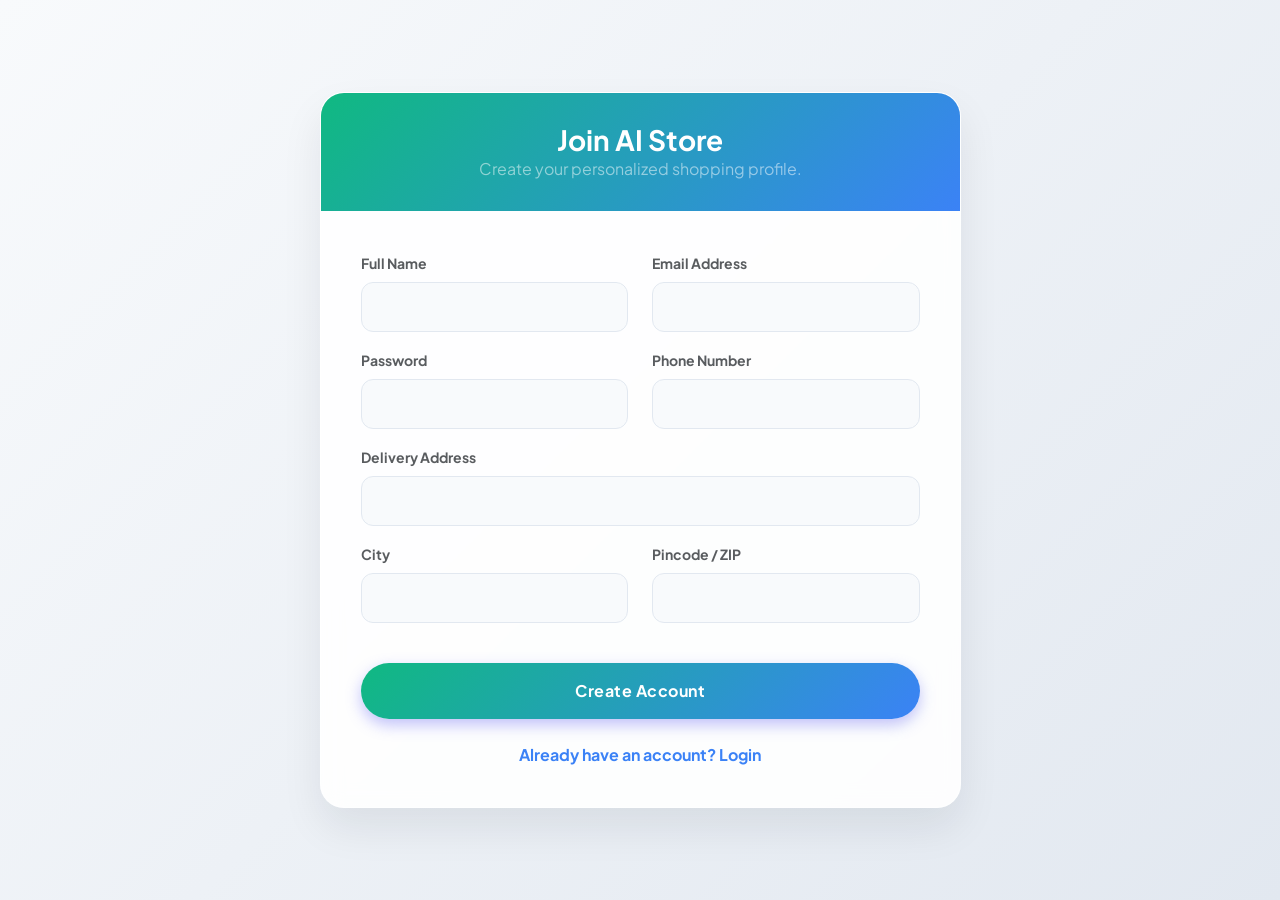
<file: frontend/register.html>
<!DOCTYPE html>
<html lang="en">
<head>
    <meta charset="UTF-8">
    <meta name="viewport" content="width=device-width, initial-scale=1.0">
    <title>Register - AI Ecommerce</title>
    <link href="https://cdn.jsdelivr.net/npm/bootstrap@5.1.3/dist/css/bootstrap.min.css" rel="stylesheet">
    <link rel="stylesheet" href="css/style.css?v=4">
    <style>
        body {
            background: linear-gradient(135deg, #f8fafc 0%, #e2e8f0 100%);
            min-height: 100vh;
            display: flex;
            align-items: center;
            padding: 40px 0;
        }
        .auth-card {
            background: rgba(255, 255, 255, 0.9);
            backdrop-filter: blur(10px);
            border-radius: 24px;
            box-shadow: 0 20px 40px rgba(15, 23, 42, 0.08);
            border: 1px solid rgba(255, 255, 255, 0.5);
            overflow: hidden;
        }
        .auth-header {
            background: linear-gradient(135deg, #10b981 0%, #3b82f6 100%);
            padding: 30px;
            text-align: center;
            color: white;
        }
        .auth-body { padding: 40px; }
        .form-control {
            border-radius: 12px;
            padding: 12px 20px;
            background: #f8fafc;
            border: 1px solid #e2e8f0;
        }
    </style>
</head>
<body>
    <div class="container">
        <div class="row justify-content-center">
            <div class="col-md-7">
                <div class="auth-card">
                    <div class="auth-header">
                        <h3 class="fw-bold mb-0">Join AI Store</h3>
                        <p class="mb-0 text-white-50">Create your personalized shopping profile.</p>
                    </div>
                    <div class="auth-body">
                        <div id="register-alert" class="alert alert-danger d-none rounded-pill"></div>
                        
                        <form id="register-form">
                            <div class="row">
                                <div class="col-md-6 mb-3">
                                    <label for="name" class="form-label fw-bold text-muted small">Full Name</label>
                                    <input type="text" class="form-control" id="name" required>
                                </div>
                                <div class="col-md-6 mb-3">
                                    <label for="email" class="form-label fw-bold text-muted small">Email Address</label>
                                    <input type="email" class="form-control" id="email" required>
                                </div>
                            </div>
                            <div class="row">
                                <div class="col-md-6 mb-3">
                                    <label for="password" class="form-label fw-bold text-muted small">Password</label>
                                    <input type="password" class="form-control" id="password" required>
                                </div>
                                <div class="col-md-6 mb-3">
                                    <label for="phone" class="form-label fw-bold text-muted small">Phone Number</label>
                                    <input type="text" class="form-control" id="phone">
                                </div>
                            </div>
                            <div class="mb-3">
                                <label for="address" class="form-label fw-bold text-muted small">Delivery Address</label>
                                <input type="text" class="form-control" id="address">
                            </div>
                            <div class="row mb-4">
                                <div class="col-md-6 mb-3">
                                    <label for="city" class="form-label fw-bold text-muted small">City</label>
                                    <input type="text" class="form-control" id="city">
                                </div>
                                <div class="col-md-6 mb-3">
                                    <label for="pincode" class="form-label fw-bold text-muted small">Pincode / ZIP</label>
                                    <input type="text" class="form-control" id="pincode">
                                </div>
                            </div>
                            <button type="submit" class="btn btn-success w-100 rounded-pill py-3 fw-bold fs-6" style="background: linear-gradient(135deg, #10b981 0%, #3b82f6 100%); border:none;">Create Account</button>
                        </form>
                        <div class="text-center mt-4">
                            <a href="login.html" class="text-decoration-none fw-bold" style="color: #3b82f6;">Already have an account? Login</a>
                        </div>
                    </div>
                </div>
            </div>
        </div>
    </div>
    <script src="js/api.js"></script>
    <script src="js/auth.js"></script>
</body>
</html>
</file>
<file: frontend/css/style.css>
/* ==========================================================================
   ADVANCED AI STORE DESIGN SYSTEM
   ========================================================================== */
@import url('https://fonts.googleapis.com/css2?family=Plus+Jakarta+Sans:wght@400;500;600;700;800&display=swap');

:root {
    /* Premium Color Palette */
    --primary: #6366f1;       /* Indigo 500 */
    --primary-glow: rgba(99, 102, 241, 0.4);
    --secondary: #a855f7;     /* Purple 500 */
    --accent: #06b6d4;     
       /* Cyan 500 */
    
    /* Backgrounds & Surfaces */
    --bg-body: #f4f4f9;       /* Ultra-soft cool gray */
    --bg-surface: #ffffff;
    --glass-bg: rgba(255, 255, 255, 0.75);
    
    /* Text Colors */
    --text-dark: #0f172a;     /* Slate 900 */
    --text-main: #334155;     /* Slate 700 */
    --text-muted: #64748b;    /* Slate 500 */
    
    /* Advanced Shadow System */
    --shadow-soft: 0 4px 20px rgba(0, 0, 0, 0.03);
    --shadow-float: 0 10px 30px rgba(0, 0, 0, 0.08);
    --shadow-hover: 0 20px 40px rgba(99, 102, 241, 0.12);
    
    /* Borders & Radius */
    --radius-sm: 12px;
    --radius-md: 20px;
    --radius-lg: 32px;
    --border-light: 1px solid rgba(0, 0, 0, 0.04);
}

/* =========================================
   1. GLOBAL & NATIVE OVERRIDES
   ========================================= */
body {
    font-family: 'Plus Jakarta Sans', system-ui, sans-serif;
    background-color: var(--bg-body);
    color: var(--text-main);
    -webkit-font-smoothing: antialiased;
    padding-top: 100px; /* Pushes content below the fixed navbar */
}

/* Custom Scrollbar for a premium feel */
::-webkit-scrollbar { width: 10px; }
::-webkit-scrollbar-track { background: var(--bg-body); }
::-webkit-scrollbar-thumb { background: #cbd5e1; border-radius: 10px; }
::-webkit-scrollbar-thumb:hover { background: var(--primary); }

/* Custom text selection */
::selection { background: var(--primary-glow); color: var(--text-dark); }

/* =========================================
   2. APPLE-STYLE GLASS NAVBAR
   ========================================= */
.glass-nav {
    background: var(--glass-bg) !important;
    backdrop-filter: saturate(180%) blur(20px);
    -webkit-backdrop-filter: saturate(180%) blur(20px);
    border-bottom: 1px solid rgba(255, 255, 255, 0.5);
    padding: 12px 0;
    box-shadow: var(--shadow-soft);
}

.navbar-dark .navbar-brand { color: var(--text-dark) !important; font-weight: 800; letter-spacing: -0.5px; }
.navbar-dark .navbar-nav .nav-link {
    color: var(--text-muted) !important;
    font-weight: 600;
    padding: 8px 16px;
    margin: 0 4px;
    border-radius: var(--radius-sm);
    transition: all 0.3s cubic-bezier(0.4, 0, 0.2, 1);
}

.navbar-dark .navbar-nav .nav-link:hover, 
.navbar-dark .navbar-nav .nav-link.active {
    color: var(--primary) !important;
    background: rgba(99, 102, 241, 0.08);
}

.glass-nav .btn-outline-light {
    color: white !important;
    background: linear-gradient(135deg, var(--text-dark) 0%, #334155 100%) !important;
    border: none !important;
    box-shadow: 0 4px 10px rgba(0,0,0,0.1);
}
.glass-nav .btn-outline-light:hover {
    transform: translateY(-2px);
    box-shadow: 0 6px 15px rgba(0,0,0,0.2);
}

/* =========================================
   3. MESH GRADIENT HERO SECTION
   ========================================= */
.hero-section {
    background-color: #ffffff;
    background-image: 
        radial-gradient(at 0% 0%, rgba(99, 102, 241, 0.15) 0px, transparent 50%),
        radial-gradient(at 100% 0%, rgba(168, 85, 247, 0.15) 0px, transparent 50%),
        radial-gradient(at 100% 100%, rgba(6, 182, 212, 0.15) 0px, transparent 50%);
    color: var(--text-dark);
    padding: 100px 40px;
    border-radius: var(--radius-lg);
    border: 1px solid rgba(255, 255, 255, 0.8);
    box-shadow: var(--shadow-float);
    position: relative;
    overflow: hidden;
}

.hero-section h1 {
    font-size: 4.5rem;
    font-weight: 800;
    letter-spacing: -2px;
    background: linear-gradient(135deg, var(--primary) 0%, var(--secondary) 100%);
    -webkit-background-clip: text;
    -webkit-text-fill-color: transparent;
    margin-bottom: 20px;
}

.hero-section .btn-light {
    background: var(--text-dark);
    color: white;
    border: none;
    border-radius: 50px;
    padding: 12px 30px;
    font-weight: 700;
    box-shadow: 0 8px 20px rgba(0,0,0,0.15);
}

.hero-section .btn-outline-light {
    color: var(--primary);
    border: 2px solid var(--primary);
    background: transparent;
    border-radius: 50px;
    padding: 10px 30px;
    font-weight: 700;
}

/* =========================================
   4. FLOATING PRODUCT CARDS
   ========================================= */
.product-card {
    background: var(--bg-surface);
    border: var(--border-light);
    border-radius: var(--radius-md);
    box-shadow: var(--shadow-soft);
    transition: all 0.4s cubic-bezier(0.175, 0.885, 0.32, 1.275);
    overflow: hidden;
    height: 100%;
}

.product-card:hover {
    transform: translateY(-10px);
    box-shadow: var(--shadow-hover);
    border-color: rgba(99, 102, 241, 0.2);
}

.product-card img {
    height: 240px;
    width: 100%;
    object-fit: contain;
    padding: 30px;
    background: #ffffff;
    border-bottom: var(--border-light);
    transition: transform 0.5s ease;
}

.product-card:hover img { transform: scale(1.08); }

.price {
    color: var(--text-dark);
    font-weight: 800;
    font-size: 1.6rem;
    letter-spacing: -0.5px;
}

.card-title {
    display: -webkit-box;
    -webkit-line-clamp: 2;
    -webkit-box-orient: vertical;
    overflow: hidden;
    text-overflow: ellipsis;
    min-height: 48px; 
    line-height: 1.4;
    font-weight: 700;
    color: var(--text-dark);
}

/* =========================================
   5. ADVANCED BUTTONS & INPUTS
   ========================================= */
.btn-primary, .btn-success {
    background: linear-gradient(135deg, var(--primary) 0%, var(--secondary) 100%);
    border: none;
    border-radius: 50px;
    padding: 10px 24px;
    font-weight: 700;
    letter-spacing: 0.5px;
    box-shadow: 0 6px 15px var(--primary-glow);
    transition: all 0.3s ease;
    color: white !important;
}

.btn-primary:hover, .btn-success:hover {
    transform: translateY(-3px);
    box-shadow: 0 10px 25px var(--primary-glow);
}

.form-control, .form-select {
    border: 2px solid #e2e8f0;
    border-radius: var(--radius-sm);
    padding: 14px 18px;
    font-weight: 500;
    background-color: #f8fafc;
    transition: all 0.3s ease;
}

.form-control:focus, .form-select:focus {
    background-color: var(--bg-surface);
    border-color: var(--primary);
    box-shadow: 0 0 0 4px var(--primary-glow);
    outline: none;
}

/* =========================================
   6. ADMIN DASHBOARD & PROFILE
   ========================================= */
.card {
    border-radius: var(--radius-md);
    border: var(--border-light);
    box-shadow: var(--shadow-soft);
}

.table { border-collapse: separate; border-spacing: 0 8px; }
.table th { border: none; color: var(--text-muted); font-weight: 700; text-transform: uppercase; font-size: 0.8rem; letter-spacing: 1px; }
.table td { background: var(--bg-surface); padding: 16px; vertical-align: middle; border-top: var(--border-light); border-bottom: var(--border-light); }
.table tr td:first-child { border-left: var(--border-light); border-radius: var(--radius-sm) 0 0 var(--radius-sm); }
.table tr td:last-child { border-right: var(--border-light); border-radius: 0 var(--radius-sm) var(--radius-sm) 0; }
.table-hover tbody tr:hover td { background: #f8fafc; transform: scale(1.01); transition: all 0.2s; }

/* Profile Sidebar Overrides */
.profile-sidebar .nav-pills .nav-link {
    color: var(--text-main);
    border-radius: var(--radius-sm);
    font-weight: 600;
    padding: 12px 20px;
    transition: all 0.3s ease;
}
.profile-sidebar .nav-pills .nav-link.active {
    background: linear-gradient(135deg, var(--primary) 0%, var(--secondary) 100%);
    box-shadow: 0 4px 15px var(--primary-glow);
}

/* Auth Cards Override */
.card-header.bg-primary, .card-header.bg-success {
    background: linear-gradient(135deg, var(--primary) 0%, var(--secondary) 100%) !important;
    border-bottom: none;
    padding: 20px;
    border-radius: var(--radius-md) var(--radius-md) 0 0 !important;
}

/* =========================================
   7. CHAT UI ENHANCEMENTS
   ========================================= */
.chat-container {
    border-radius: var(--radius-lg);
    box-shadow: var(--shadow-float);
    border: 1px solid rgba(255,255,255,0.5);
}

.message.user .bubble {
    background: linear-gradient(135deg, var(--primary) 0%, var(--secondary) 100%);
    box-shadow: 0 4px 10px var(--primary-glow);
}

.message.ai .bubble {
    background: var(--bg-surface);
    border: var(--border-light);
    box-shadow: var(--shadow-soft);
}

/* =========================================
   8. MODERN LAYOUT (Structural Overrides)
   ========================================= */

body.modern-layout {
    padding-top: 0;
    background-color: #f8fafc;
}

/* --- Floating Dock Navigation --- */
.dock-container {
    position: fixed;
    top: 20px;
    left: 0;
    width: 100%;
    display: flex;
    justify-content: center;
    z-index: 1050;
    pointer-events: none;
}

.floating-dock {
    pointer-events: auto;
    background: rgba(255, 255, 255, 0.85);
    backdrop-filter: blur(16px);
    -webkit-backdrop-filter: blur(16px);
    border: 1px solid rgba(255, 255, 255, 0.4);
    box-shadow: 0 10px 40px rgba(0, 0, 0, 0.08);
    border-radius: 50px;
    padding: 8px 12px;
    display: flex;
    align-items: center;
    gap: 30px;
}

.dock-logo { padding: 0 15px; }

.dock-links {
    display: flex;
    list-style: none;
    margin: 0;
    padding: 0;
    gap: 5px;
    background: rgba(241, 245, 249, 0.8);
    padding: 5px;
    border-radius: 40px;
}

.dock-links a {
    text-decoration: none;
    color: var(--text-muted);
    font-weight: 600;
    padding: 8px 20px;
    border-radius: 30px;
    transition: all 0.3s ease;
}

.dock-links a.active, .dock-links a:hover {
    background: white;
    color: var(--text-dark);
    box-shadow: 0 2px 10px rgba(0,0,0,0.05);
}

.dock-actions {
    display: flex;
    align-items: center;
    gap: 15px;
    padding-right: 10px;
}

.dock-icon {
    text-decoration: none;
    font-size: 1.2rem;
    position: relative;
    transition: transform 0.2s;
}

.dock-icon:hover { transform: scale(1.1); }

.cart-badge {
    position: absolute;
    top: -8px;
    right: -10px;
    background: var(--accent);
    color: white;
    font-size: 0.7rem;
    font-weight: bold;
    padding: 2px 6px;
    border-radius: 50px;
}

.dock-btn {
    background: var(--text-dark);
    color: white;
    text-decoration: none;
    padding: 8px 24px;
    border-radius: 30px;
    font-weight: 600;
    transition: all 0.3s ease;
}

.dock-btn:hover {
    background: var(--primary);
    color: white;
}

/* --- Split Screen Hero --- */
.hero-split {
    padding-top: 140px;
    padding-bottom: 60px;
}

.gradient-text {
    background: linear-gradient(135deg, var(--primary) 0%, var(--secondary) 100%);
    -webkit-background-clip: text;
    -webkit-text-fill-color: transparent;
}

.badge-pill {
    display: inline-block;
    background: rgba(99, 102, 241, 0.1);
    color: var(--primary);
    padding: 6px 16px;
    border-radius: 50px;
    font-weight: 700;
    font-size: 0.85rem;
    letter-spacing: 1px;
    text-transform: uppercase;
}

/* Overriding global btn-outline-dark for the hero */
.btn-outline-dark {
    border: 2px solid var(--text-dark);
    color: var(--text-dark);
    font-weight: 600;
}
.btn-outline-dark:hover {
    background: var(--text-dark);
    color: white;
}

/* =========================================
   9. ANIMATED AI CORE GRAPHIC
   ========================================= */
.ai-core-container {
    position: relative;
    height: 500px;
    display: flex;
    align-items: center;
    justify-content: center;
}

.ai-core {
    position: relative;
    width: 320px;
    height: 320px;
    display: flex;
    align-items: center;
    justify-content: center;
}

.core-ring {
    position: absolute;
    border-radius: 50%;
    border: 2px solid transparent;
    box-sizing: border-box;
}

.ring-1 {
    width: 100%;
    height: 100%;
    border-top: 3px solid var(--primary);
    border-right: 3px solid var(--primary);
    animation: spin 8s linear infinite;
    box-shadow: 0 0 30px rgba(99, 102, 241, 0.2);
}

.ring-2 {
    width: 75%;
    height: 75%;
    border-bottom: 3px solid var(--secondary);
    border-left: 3px solid var(--secondary);
    animation: spin 5s linear infinite reverse;
    box-shadow: 0 0 20px rgba(6, 182, 212, 0.2);
}

.ring-3 {
    width: 50%;
    height: 50%;
    border-top: 3px solid var(--accent);
    animation: spin 3s linear infinite;
}

.core-center {
    width: 30%;
    height: 30%;
    background: linear-gradient(135deg, var(--primary) 0%, var(--secondary) 100%);
    border-radius: 50%;
    display: flex;
    align-items: center;
    justify-content: center;
    color: white;
    font-size: 3rem;
    box-shadow: 0 0 50px rgba(99, 102, 241, 0.6);
    animation: pulse 2s ease-in-out infinite;
    z-index: 10;
}

.floating-badge {
    position: absolute;
    background: rgba(255, 255, 255, 0.9);
    backdrop-filter: blur(10px);
    padding: 12px 24px;
    border-radius: 50px;
    font-weight: 700;
    font-size: 0.95rem;
    color: var(--text-dark);
    box-shadow: var(--shadow-md);
    border: 1px solid rgba(255,255,255,0.6);
    z-index: 20;
}

.badge-1 { top: 15%; right: -5%; animation: float 4s ease-in-out infinite; }
.badge-2 { bottom: 15%; left: -5%; animation: float 5s ease-in-out infinite reverse; }

/* Custom Keyframe Animations */
@keyframes spin { 
    100% { transform: rotate(360deg); } 
}
@keyframes pulse { 
    0%, 100% { transform: scale(1); box-shadow: 0 0 50px rgba(99, 102, 241, 0.6); }
    50% { transform: scale(1.1); box-shadow: 0 0 80px rgba(6, 182, 212, 0.8); }
}
@keyframes float {
    0%, 100% { transform: translateY(0px); }
    50% { transform: translateY(-15px); }
}
</file>
